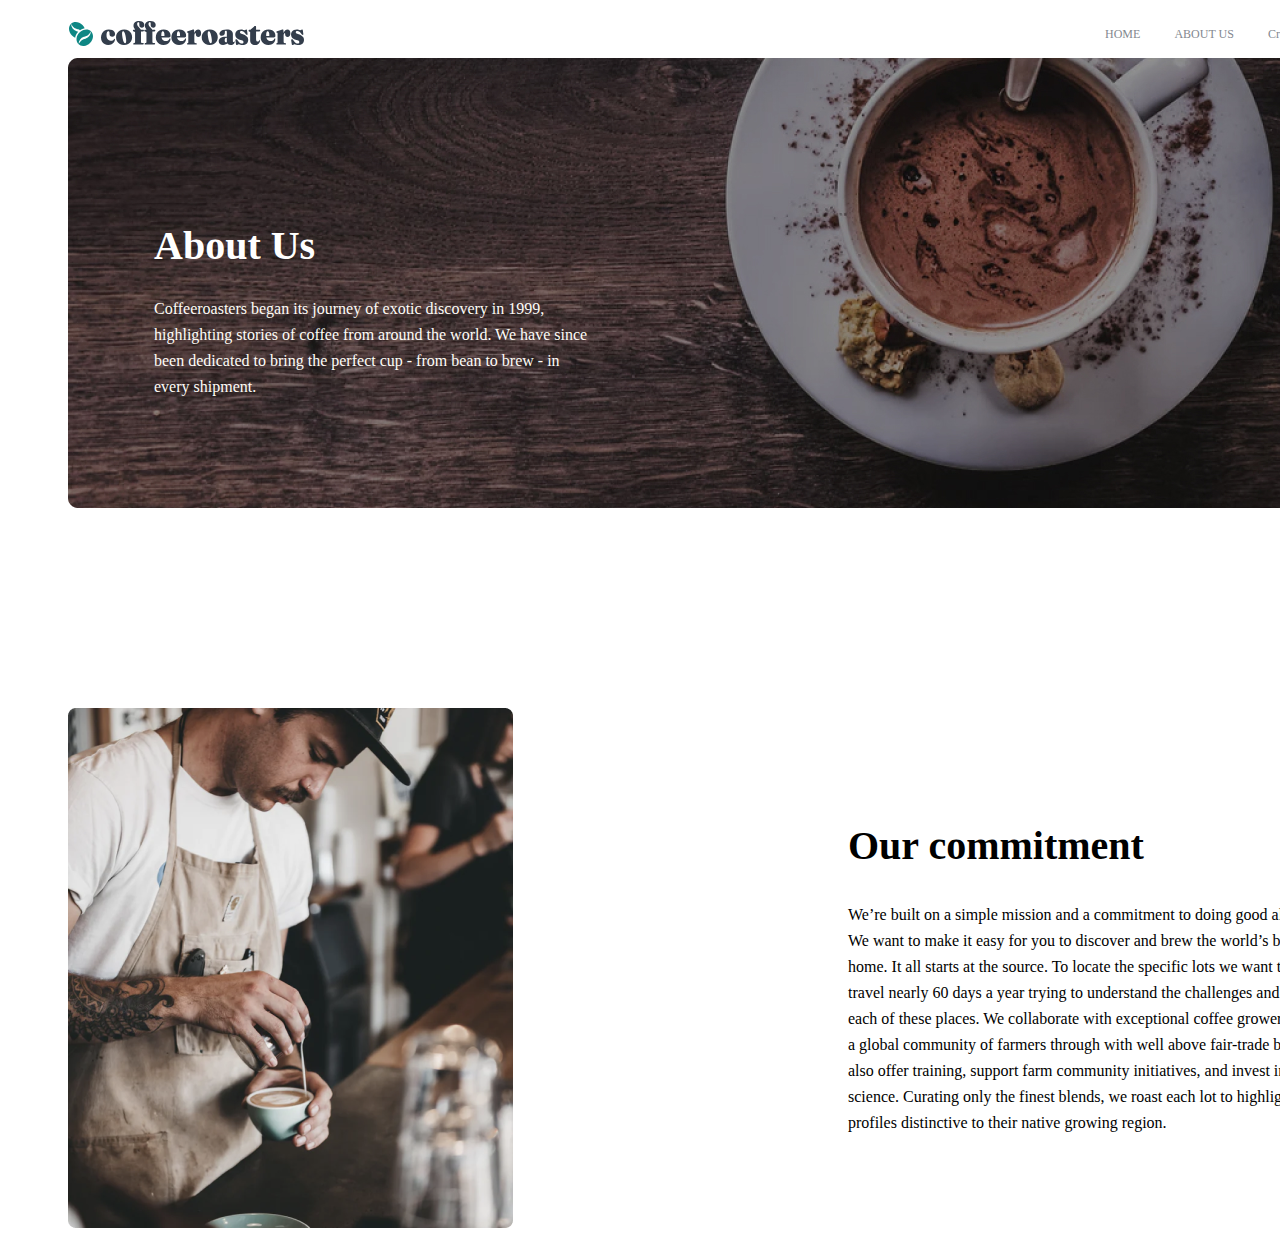
<file: about.html>
<!DOCTYPE html>
<html lang="en">

<head>
    <meta charset="UTF-8">
    <meta http-equiv="X-UA-Compatible" content="IE=edge">
    <meta name="viewport" content="width=device-width, initial-scale=1.0">
    <title>Document</title>
    <link rel="stylesheet" href="css/main.css">
</head>

<body>
    <header>
        <div class="container">
            <div class="header__box">
                <img class="logo" src="img/Group5.svg" alt="">
                <ul class="header__item_box">
                    <li>
                        <a class="link" href="http://127.0.0.1:5500/index.html">HOME</a>
                    </li>
                    <li>
                        <a class="link_2" href="">ABOUT US</a>
                    </li>
                    <li>
                        <a class="link" href="">Create your plan</a>
                    </li>
                </ul>
            </div>
        </div>
    </header>
    <main>
        <section class="section-hero">
            <div class="container">
                <div class="section-hero__inner">
                    <div class="inner__cards">
                        <h1 class="inner__title">About Us</h1>
                        <p class="inner__text">Coffeeroasters began its journey of exotic discovery in 1999,
                            highlighting stories of coffee from around the world. We have since been dedicated to bring
                            the perfect cup - from bean to brew - in every shipment.</p>

                    </div>
                </div>
            </div>
        </section>
        <section class="our-service">
            <div class="container">
                <div class="sevice__inner">
                    <div class="inner__img-chef">
                        <img src="img/bitmap-3.png" alt="chef">
                    </div>
        
                    <div class="inner__components">

                        <h2 class="our-sevice__title">Our commitment</h2>
                        <p class="our-service__text">We’re built on a simple mission and a commitment to doing good along the way. We want to make
                            it easy for you to discover and brew the world’s best coffee at home. It all starts at the
                            source. To locate the specific lots we want to purchase, we travel nearly 60 days a year
                            trying to understand the challenges and opportunities in each of these places. We
                            collaborate with exceptional coffee growers and empower a global community of farmers
                            through with well above fair-trade benchmarks. We also offer training, support farm
                            community initiatives, and invest in coffee plant science. Curating only the finest blends,
                            we roast each lot to highlight tasting profiles distinctive to their native growing region.
                        </p>
                    </div>
                </div>
            </div>
        </section>
    </main>
</body>

</html>
</file>
<file: css/main.css>
* {
    box-sizing: border-box;
  }
  
  body {
    width: 1440px;
    height: 100%;
  }
  
  .container {
    width: 1320px;
    margin: 0 auto;
  }
  
  .header__box {
    width: 1280px;
    display: flex;
    justify-content: space-between;
    align-items: center;
  }
  
  .header__item_box {
    width: 283px;
    display: flex;
    justify-content: space-between;
  
  }
  
  li {
    list-style: none;
  }
  
  .link {
    font-size: 12px;
    color: #83888F;
    text-decoration: none;
  }
  
  .link_2 {
    font-size: 12px;
    text-decoration: none;
    color: #83888F;
  }
  
  .hero-inner {
    background-image: url("../img/Bitmap.jpg");
    background-repeat: no-repeat;
    padding-top: 117px;
    padding-bottom: 116px;
    padding-left: 86px;
  }
  
  .hero__title {
    color: #fff;
    font-size: 72px;
    max-width: 422px;
  }
  
  .hero__text {
    color: #FEFCF7;
    font-size: 16px;
    max-width: 400px;
  }
  
  .hero-link {
  
    padding: 15px 31px 15px 31px;
    color: #fff;
    text-align: center;
    font-size: 18px;
    text-decoration: none;
    background-color: #66D2CF;
    display: inline-block;
    border-radius: 6px;
  }
  
  .product-background_img {
    z-index: -1;
    position: absolute;
    width: 1111px;
    height: 196px;
    left: 110px;
    top: 840px;
  }
  
  .nav-bar {
    width: 1110px;
    height: 524.55px;
    display: flex;
    margin: 0 auto;
    padding-top: 257px;
  }
  
  .product-item {
    text-align: center;
    max-width: 248px;
    line-height: 26px;
  }
  
  .work-section {
    padding-top: 200px;
  }
  
  .work-inner {
    width: 1280px;
    height: 728px;
  }
  
  .work-choose {
    width: 1280px;
    height: 577px;
    background-color: #2C343E;
  }
  
  .choose-nametext {
    padding-top: 112px;
    text-align: -webkit-center
  }
  
  .choose-title {
    color: #fff;
    font-family: 'Fraunces';
    font-style: normal;
    font-size: 40px;
  }
  
  .choose-text {
    color: #FEFCF7;
    max-width: 510px;
    font-size: 16px;
  }
  
  .inner-list {
    width: 1110px;
    height: 382px;
    display: flex;
    justify-content: space-between;
    margin: 0 auto;
    position: absolute;
    width: 1110px;
    height: 382px;
    left: 165px;
    top: 1850px;
    align-items: center;
  }
  
  .inner-items {
    padding-top: 20px;
    width: 350px;
    height: 350px;
    background-color: #0E8784;
    display: flex;
    flex-direction: column;
    align-items: center;
    text-align: center;
    max-width: 255px;
    max-height: 310px;
    color: #fff;
    border-radius: 8px;
  }
  
  .service {
    padding-left: 86px;
    padding-top: 250px;
  }
  
  .service-item {
    color: #83888F;
    padding-left: 14px;
    font-size: 24px;
    font-family: 'Fraunces';
  }
  
  .circle-inner {
    padding-top: 80px;
    width: 770px;
    display: flex;
    justify-content: space-between;
    align-items: center;
  }
  
  .circle {
    width: 31px;
    height: 31px;
    background: #FEFCF7;
    border: 2px solid #0E8784;
    border-radius: 50%;
  }
  
  .service-line {
    z-index: -1;
    width: 760px;
    height: 1px;
    position: absolute;
    top: 2565px;
    left: 116px;
    border: 2px solid #FDD6BA;
    background-color: #FDD6BA;
  }
  .service-list{
    width: 1045px;
    display: flex;
    justify-content: space-between;
    align-items: center;
  }
  .list-title{
    max-width: 285px;
  }
  .list-number {
    color:#FDD6BA;
    font-size: 72px;
  }
  .list-name{
    font-size: 32px;
    color: 
    #333D4B;
  }
  .list-text{
     color: 
     #333D4B;
     font-size: 16px;
     line-height: 26px;
  }
  .service-btn{
    padding-top: 100px;
  }
  .btn-plans{
    text-decoration: none;
    color: #fff;
    font-size: 18px;
    padding: 16px 31px 15px 31px;
    background-color: #66D2CF;
    border-radius: 6px;
  }
  footer{
    padding-top:200px;
  
  }
  .footer-inner{
    width: 1280px;
    height: 120px;
    background-color: #2C343E;
    display: flex;
    align-items: center;
    justify-content: space-around;
  }
  .footer__box{
    width: 622px;
    height: 26px;
    display: flex;
    justify-content: space-between;
    align-items: center;
    justify-content: space-around;
  }
  .footer-icons{
    width: 100px;
    display: flex;
  }
  i{
   font-size: 24px;
   color: #fff;
  }
   .section-hero__inner{
    width: 1280px;
    height: 450px;
    background-image: url("../background-2.jpg");
  }
  .inner__cards{
    padding-top: 137px;
    padding-left: 86px;
  }
  .inner__title{
     color: #fff;
     font-size: 40px;
  }
  .inner__text{
    max-width: 445px;
   color: #FEFCF7;
   font-size: 16px;
   line-height: 26px;
  }
  .our-service{
   padding-top: 200px
  }
  .sevice__inner{
   display: flex;
   align-items: center;
   justify-content: space-between;
  }
  .our-service__text{
   max-width: 540px;
   line-height: 26px;
  }
  .our-sevice__title{
   font-size: 40px;
  }
</file>
